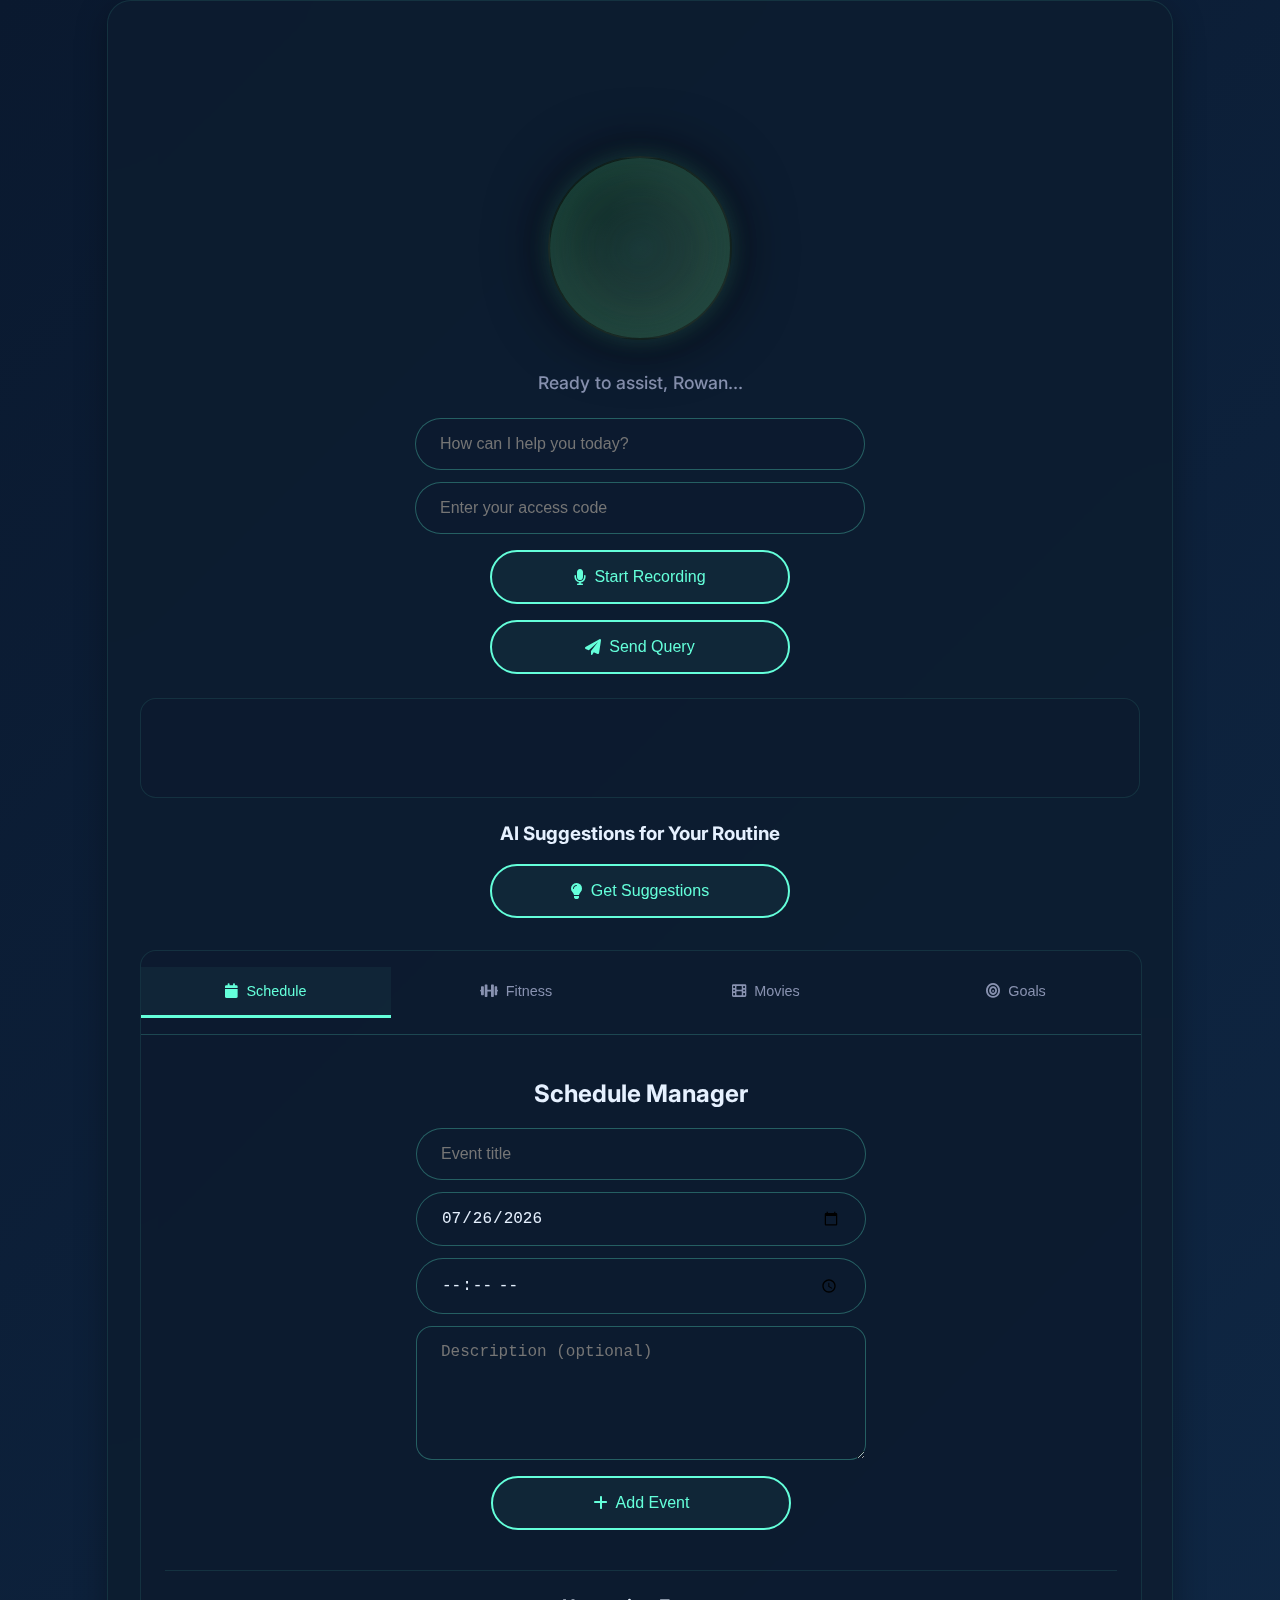
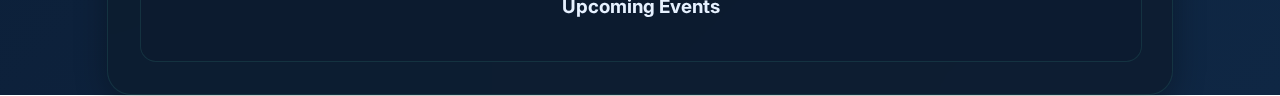
<file: templates/index.html>
<!DOCTYPE html>
<html lang="en">
<head>
    <meta charset="UTF-8">
    <meta name="viewport" content="width=device-width, initial-scale=1.0, maximum-scale=1.0, user-scalable=no">
    <meta name="mobile-web-app-capable" content="yes">
    <meta name="apple-mobile-web-app-capable" content="yes">
    <title>J.A.W.S. AI Assistant</title>
    <link rel="stylesheet" type="text/css" href="/static/style.css">
    <link rel="stylesheet" href="https://cdnjs.cloudflare.com/ajax/libs/font-awesome/6.0.0/css/all.min.css">
    <link rel="icon" href="/static/favicon.ico" type="image/x-icon">
</head>
<body>
    <div class="container">
        <h1 class="welcome-text">Welcome to J.A.W.S.</h1>
        <div class="jarvis-orb" title="Click to start voice interaction">
            <div class="orb-sphere"></div>
            <div class="ferro-blob"></div>
            <div class="ferro-blob"></div>
            <div class="magnetic-field"></div>
            <div class="audio-wave"></div>
        </div>
        <div id="subtitle" class="subtitle">Ready to assist you, Rowan...</div>
        
        <div class="input-group">
            <div class="input-wrapper">
                <input type="text" id="query" placeholder="How can I help you today?" aria-label="Query input">
                <input type="password" id="password" placeholder="Enter your access code" aria-label="Password input">
            </div>
            
            <div class="button-group">
                <button class="voice-btn" onclick="toggleVoiceInput()" aria-label="Toggle voice recording">
                    <i class="fas fa-microphone"></i> Start Recording
                </button>
                <button onclick="sendQuery()" aria-label="Send query">
                    <i class="fas fa-paper-plane"></i> Send Query
                </button>
            </div>
        </div>

        <div id="response" role="region" aria-live="polite" aria-label="AI response"></div>
        
        <!-- Schedule Suggestion Popup -->
        <div id="schedule-popup" class="schedule-popup" style="display: none;">
            <div class="schedule-popup-content">
                <h3>Add to Schedule?</h3>
                <div class="schedule-details">
                    <p><strong>Event:</strong> <span id="schedule-popup-name"></span></p>
                    <p><strong>Date:</strong> <span id="schedule-popup-date"></span></p>
                    <p><strong>Time:</strong> <span id="schedule-popup-time"></span></p>
                    <p><strong>Description:</strong> <span id="schedule-popup-description"></span></p>
                </div>
                <div class="schedule-popup-buttons">
                    <button onclick="addScheduleSuggestion()" class="accept-btn"><i class="fas fa-check"></i> Add to Schedule</button>
                    <button onclick="dismissScheduleSuggestion()" class="dismiss-btn"><i class="fas fa-times"></i> Dismiss</button>
                </div>
            </div>
        </div>
        
        <div class="ai-suggestions-container">
            <h3>AI Suggestions for Your Routine</h3>
            <button onclick="getAISuggestions()"><i class="fas fa-lightbulb"></i> Get Suggestions</button>
            <div id="ai-suggestions"></div>
        </div>
        
        <div class="features-container">
            <div class="feature-tabs">
                <button class="tab-btn active" onclick="openTab('schedule', event)"><i class="fas fa-calendar"></i> Schedule</button>
                <button class="tab-btn" onclick="openTab('fitness', event)"><i class="fas fa-dumbbell"></i> Fitness</button>
                <button class="tab-btn" onclick="openTab('movies', event)"><i class="fas fa-film"></i> Movies</button>
                <button class="tab-btn" onclick="openTab('goals', event)"><i class="fas fa-bullseye"></i> Goals</button>
            </div>
            
            <div id="schedule" class="feature-content active">
                <h2>Schedule Manager</h2>
                <div class="schedule-form">
                    <input type="text" id="schedule-title" placeholder="Event title">
                    <input type="date" id="schedule-date">
                    <input type="time" id="schedule-time">
                    <textarea id="schedule-description" placeholder="Description (optional)"></textarea>
                    <button onclick="addScheduleItem()"><i class="fas fa-plus"></i> Add Event</button>
                </div>
                <div class="schedule-view">
                    <h3>Upcoming Events</h3>
                    <div id="schedule-list"></div>
                </div>
            </div>
            
            <div id="fitness" class="feature-content">
                <h2>Fitness Tracker</h2>
                <div class="fitness-form">
                    <input type="text" id="fitness-exercise" placeholder="Exercise name">
                    <input type="number" id="fitness-reps" placeholder="Reps">
                    <input type="number" id="fitness-weight" placeholder="Weight (kg)" step="0.5">
                    <input type="number" id="fitness-calories" placeholder="Calories burned">
                    <input type="date" id="fitness-date">
                    <button onclick="addWorkout()"><i class="fas fa-plus"></i> Add Workout</button>
                </div>
                <div class="fitness-progress">
                    <h3>Progress Tracker</h3>
                    <input type="text" id="progress-exercise" placeholder="Exercise name">
                    <button onclick="checkProgress()"><i class="fas fa-chart-line"></i> Check Progress</button>
                    <button onclick="getFitnessAdvice()"><i class="fas fa-dumbbell"></i> Get Fitness Advice</button>
                    <div id="progress-results"></div>
                </div>
            </div>
            
            <div id="movies" class="feature-content">
                <h2>Movie Recommendations</h2>
                <div class="movie-form">
                    <input type="text" id="movie-genre" placeholder="Genre you like">
                    <input type="text" id="movie-title" placeholder="Movie title (optional)">
                    <input type="number" id="movie-rating" placeholder="Rating (1-10)" min="1" max="10">
                    <button onclick="addMoviePreference()"><i class="fas fa-plus"></i> Add Preference</button>
                </div>
                <div class="movie-recommendations">
                    <h3>Your Recommendations</h3>
                    <button onclick="getMovieRecommendations()"><i class="fas fa-film"></i> Get Recommendations</button>
                    <div id="recommendations-list"></div>
                </div>
            </div>
            
            

            <div id="weather" class="feature-content">
                <h2>Weather Information</h2>

            <div id="sleep" class="feature-content">
                <h2>Sleep Tracking</h2>
                <div class="sleep-form">
                    <input type="date" id="sleep-date" value="">
                    <input type="time" id="sleep-start" placeholder="Sleep time">
                    <input type="time" id="sleep-end" placeholder="Wake time">
                    <select id="sleep-quality">
                        <option value="">Select sleep quality...</option>
                        <option value="excellent">Excellent</option>
                        <option value="good">Good</option>
                        <option value="fair">Fair</option>
                        <option value="poor">Poor</option>
                    </select>
                    <textarea id="sleep-notes" placeholder="Notes (optional)"></textarea>
                    <button onclick="addSleepRecord()"><i class="fas fa-plus"></i> Add Sleep Record</button>
                </div>
                <div class="sleep-stats">
                    <h3>Sleep Statistics</h3>
                    <div id="sleep-chart"></div>
                    <div id="sleep-recommendations"></div>
                </div>
            </div>

            <div id="mood" class="feature-content">
                <h2>Mood Tracking</h2>
                <div class="mood-form">
                    <div class="mood-selector">
                        <button onclick="selectMood('great')" class="mood-btn"><i class="fas fa-laugh-beam"></i> Great</button>
                        <button onclick="selectMood('good')" class="mood-btn"><i class="fas fa-smile"></i> Good</button>
                        <button onclick="selectMood('okay')" class="mood-btn"><i class="fas fa-meh"></i> Okay</button>
                        <button onclick="selectMood('down')" class="mood-btn"><i class="fas fa-frown"></i> Down</button>
                    </div>
                    <input type="date" id="mood-date" value="">
                    <textarea id="mood-notes" placeholder="How are you feeling? (optional)"></textarea>
                    <div class="mood-factors">
                        <h4>Contributing Factors</h4>
                        <div class="factor-checkboxes">
                            <label><input type="checkbox" value="exercise"> Exercise</label>
                            <label><input type="checkbox" value="nutrition"> Nutrition</label>
                            <label><input type="checkbox" value="sleep"> Sleep</label>
                            <label><input type="checkbox" value="stress"> Stress</label>
                            <label><input type="checkbox" value="social"> Social</label>
                        </div>
                    </div>
                    <button onclick="addMoodEntry()"><i class="fas fa-plus"></i> Add Mood Entry</button>
                </div>
                <div class="mood-trends">
                    <h3>Mood Trends</h3>
                    <div id="mood-chart"></div>
                    <div id="mood-insights"></div>
                </div>
            </div>

            <div id="goals" class="feature-content">
                <h2>Goal Tracking</h2>
                <div class="goals-form">
                    <input type="text" id="goal-title" placeholder="Goal title">
                    <select id="goal-category">
                        <option value="">Select category...</option>
                        <option value="fitness">Fitness</option>
                        <option value="nutrition">Nutrition</option>
                        <option value="personal">Personal</option>
                        <option value="career">Career</option>
                    </select>
                    <input type="date" id="goal-target-date" placeholder="Target date">
                    <textarea id="goal-description" placeholder="Goal description"></textarea>
                    <div class="milestone-container">
                        <h4>Milestones</h4>
                        <div id="milestones-list"></div>
                        <button onclick="addMilestone()" class="secondary-btn"><i class="fas fa-plus"></i> Add Milestone</button>
                    </div>
                    <button onclick="addGoal()"><i class="fas fa-plus"></i> Add Goal</button>
                </div>
                <div class="goals-view">
                    <h3>Your Goals</h3>
                    <div class="goals-filter">
                        <button onclick="filterGoals('all')" class="filter-btn active">All</button>
                        <button onclick="filterGoals('active')" class="filter-btn">Active</button>
                        <button onclick="filterGoals('completed')" class="filter-btn">Completed</button>
                    </div>
                    <div id="goals-list"></div>
                </div>
            </div>

            <div id="weather" class="feature-content">
                <h2>Weather Information</h2>
                <div class="weather-form">
                    <input type="text" id="weather-city" placeholder="Enter city name (e.g., London,uk)">
                    <select id="weather-units">
                        <option value="metric">Celsius</option>
                        <option value="imperial">Fahrenheit</option>
                    </select>
                    <button onclick="getCurrentWeather()"><i class="fas fa-cloud-sun"></i> Get Current Weather</button>
                    <button onclick="getWeatherForecast()"><i class="fas fa-calendar-alt"></i> Get 5-Day Forecast</button>
                </div>
                <div class="weather-results">
                    <div id="current-weather" class="weather-card"></div>
                    <div id="weather-forecast" class="forecast-container"></div>
                </div>
            </div>
        </div>
    </div>

    <script>
        let isRecording = false;
        let currentScheduleSuggestion = null;
        
        function checkForSchedule(response) {
            const scheduleMatch = response.match(/schedule\/([^\/]+)\/([^\/]+)\/([^\/]+)\/(.+)$/);
            if (scheduleMatch) {
                currentScheduleSuggestion = {
                    name: scheduleMatch[1],
                    date: scheduleMatch[2],
                    time: scheduleMatch[3],
                    description: scheduleMatch[4]
                };
                
                // Update popup content
                document.getElementById('schedule-popup-name').textContent = currentScheduleSuggestion.name;
                document.getElementById('schedule-popup-date').textContent = currentScheduleSuggestion.date;
                document.getElementById('schedule-popup-time').textContent = currentScheduleSuggestion.time || 'Not specified';
                document.getElementById('schedule-popup-description').textContent = currentScheduleSuggestion.description;
                
                // Show popup
                document.getElementById('schedule-popup').style.display = 'block';
            }
        }
        
        async function addScheduleSuggestion() {
            if (!currentScheduleSuggestion) return;
            
            try {
                const response = await fetch('/schedule', {
                    method: 'POST',
                    headers: {
                        'Content-Type': 'application/json',
                    },
                    body: JSON.stringify({
                        title: currentScheduleSuggestion.name,
                        date: formatDate(currentScheduleSuggestion.date),
                        time: formatTime(currentScheduleSuggestion.time),
                        description: currentScheduleSuggestion.description,
                        password: document.getElementById('password').value
                    })
                });
                
                if (!response.ok) {
                    throw new Error('Failed to add schedule item');
                }
                
                document.getElementById('schedule-popup').style.display = 'none';
                currentScheduleSuggestion = null;
                
                // Refresh schedule list
                getUpcomingSchedule();
                
            } catch (error) {
                console.error('Error adding schedule item:', error);
                alert('Failed to add schedule item. Please try again.');
            }
        }
        
        function dismissScheduleSuggestion() {
            document.getElementById('schedule-popup').style.display = 'none';
            currentScheduleSuggestion = null;
        }
        
        function formatDate(dateStr) {
            const today = new Date();
            const tomorrow = new Date(today);
            tomorrow.setDate(tomorrow.getDate() + 1);
            
            if (dateStr.toLowerCase() === 'today') {
                return today.toISOString().split('T')[0];
            } else if (dateStr.toLowerCase() === 'tomorrow') {
                return tomorrow.toISOString().split('T')[0];
            }
            
            // Handle other date formats here
            return dateStr;
        }
        
        function formatTime(timeStr) {
            if (!timeStr) return '12:00';
            
            // Convert 12-hour format to 24-hour format
            const match = timeStr.match(/(\d{1,2})(?::(\d{2}))?\s*(am|pm)/i);
            if (match) {
                let hours = parseInt(match[1]);
                const minutes = match[2] ? match[2] : '00';
                const period = match[3].toLowerCase();
                
                if (period === 'pm' && hours < 12) hours += 12;
                if (period === 'am' && hours === 12) hours = 0;
                
                return `${hours.toString().padStart(2, '0')}:${minutes}`;
            }
            
            return timeStr;
        }
        

        let mediaRecorder;
        let audioChunks = [];
        let silenceTimer = null;
        let lastAudioLevel = 0;
        const SILENCE_THRESHOLD = 0.01;
        const SILENCE_DURATION = 2000;
        let password = "";

        async function toggleVoiceInput() {
            if (!isRecording) {
                try {
                    if (!navigator.mediaDevices || !navigator.mediaDevices.getUserMedia) {
                        throw new Error('Your browser does not support media devices. Please use a modern browser with microphone support.');
                    }
                    const stream = await navigator.mediaDevices.getUserMedia({ 
                        audio: {
                            echoCancellation: true,
                            noiseSuppression: true,
                            sampleRate: 16000
                        }
                    });
                    
                    // Use a widely supported MIME type or let the browser choose the default
                    let mimeType = 'audio/webm';
                    if (MediaRecorder.isTypeSupported('audio/webm;codecs=opus')) {
                        mimeType = 'audio/webm;codecs=opus';
                    } else if (MediaRecorder.isTypeSupported('audio/ogg;codecs=opus')) {
                        mimeType = 'audio/ogg;codecs=opus';
                    }
                    
                    mediaRecorder = new MediaRecorder(stream, {
                        mimeType: mimeType
                    });
                    
                    audioChunks = [];

                    mediaRecorder.ondataavailable = (event) => {
                        if (event.data.size > 0) {
                            audioChunks.push(event.data);
                        }
                    };

                    mediaRecorder.onstop = async () => {
                        const audioBlob = new Blob(audioChunks, { type: mediaRecorder.mimeType });
                        const formData = new FormData();
                        formData.append('audio', audioBlob, 'recording.wav');
                        formData.append('password', document.getElementById('password').value);

                        try {
                            const response = await fetch('/upload-audio', {
                                method: 'POST',
                                body: formData,
                                headers: {
                                    'Accept': 'application/json'
                                }
                            });

                            if (!response.ok) {
                                const errorData = await response.json();
                                throw new Error(errorData.error || `HTTP error! status: ${response.status}`);
                            }

                            const result = await response.json();
                            if (result.text) {
                                document.getElementById('query').value = result.text;
                                sendQuery();
                            } else {
                                document.getElementById('subtitle').textContent = 'Could not process audio. Please try again.';
                            }
                        } catch (error) {
                            console.error('Error:', error);
                            // Provide more helpful guidance to the user
                            if (error.message && error.message.includes('Could not transcribe audio')) {
                                document.getElementById('subtitle').textContent = 'Speech not recognized. Please speak louder and more clearly.';
                                document.getElementById('response').textContent = 'Try these tips:\n- Speak closer to the microphone\n- Reduce background noise\n- Speak more slowly and clearly';
                            } else {
                                document.getElementById('subtitle').textContent = error.message || 'Error processing voice input. Please try again.';
                            }
                        }
                    };

                    const audioContext = new AudioContext();
                    const analyser = audioContext.createAnalyser();
                    const microphone = audioContext.createMediaStreamSource(stream);
                    microphone.connect(analyser);
                    analyser.fftSize = 256;
                    const bufferLength = analyser.frequencyBinCount;
                    const dataArray = new Uint8Array(bufferLength);

                    function checkAudioLevel() {
                        analyser.getByteFrequencyData(dataArray);
                        const average = dataArray.reduce((a, b) => a + b) / bufferLength;
                        const normalizedLevel = average / 256;
                        
                        document.getElementById('subtitle').style.opacity = normalizedLevel > SILENCE_THRESHOLD ? '1' : '0.5';
                        document.getElementById('subtitle').textContent = 'Listening...';
                        
                        if (normalizedLevel < SILENCE_THRESHOLD && lastAudioLevel >= SILENCE_THRESHOLD) {
                            if (silenceTimer === null) {
                                silenceTimer = setTimeout(() => {
                                    if (isRecording) {
                                        toggleVoiceInput();
                                    }
                                    silenceTimer = null;
                                }, SILENCE_DURATION);
                            }
                        } else if (normalizedLevel >= SILENCE_THRESHOLD) {
                            if (silenceTimer !== null) {
                                clearTimeout(silenceTimer);
                                silenceTimer = null;
                            }
                        }
                        
                        lastAudioLevel = normalizedLevel;
                        if (isRecording) {
                            requestAnimationFrame(checkAudioLevel);
                        }
                    }
                    
                    checkAudioLevel();
                    mediaRecorder.start(100);
                    isRecording = true;
                    document.querySelector('.voice-btn').innerHTML = '<i class="fas fa-stop"></i> Stop Recording';
                    document.querySelector('.voice-btn').classList.add('recording');
                    document.querySelector('.jarvis-orb').classList.add('recording');
                    document.getElementById('subtitle').textContent = 'Listening...';
                } catch (err) {
                    console.error('Error accessing microphone:', err);
                    document.getElementById('subtitle').textContent = 'Error accessing microphone. Please check permissions.';
                }
            } else {
                mediaRecorder.stop();
                isRecording = false;
                document.querySelector('.voice-btn').innerHTML = '<i class="fas fa-microphone"></i> Start Recording';
                document.querySelector('.voice-btn').classList.remove('recording');
                document.querySelector('.jarvis-orb').classList.remove('recording');
                document.getElementById('subtitle').textContent = 'Processing...';
            }
        }

        async function sendQuery() {
            const query = document.getElementById('query').value;
            password = document.getElementById('password').value;
            
            if (!query.trim()) {
                document.getElementById('subtitle').textContent = 'Please enter a query.';
                return;
            }

            document.getElementById('subtitle').textContent = 'Processing...';
            
            try {
                const response = await fetch('/ask', {
                    method: 'POST',
                    headers: {
                        'Content-Type': 'application/json',
                    },
                    body: JSON.stringify({ query, password })
                });

                const data = await response.json();
                if (data.error) {
                    document.getElementById('subtitle').textContent = data.error;
                    document.getElementById('response').textContent = `Error: ${data.error}`;
                } else {
                    document.getElementById('subtitle').textContent = 'Response ready';
                    document.getElementById('response').textContent = data.response;
                    
                    // Check for appointment mentions in the query and response
                    checkForAppointment(query, data.response);
                    
                    // Check for fitness advice in the response
                    checkForFitnessAdvice(data.response);
                    
                    if (data.audio_file) {
                        const audio = new Audio(data.audio_file);
                        document.querySelector('.jarvis-orb').classList.add('speaking');
                        audio.play();
                        audio.onended = () => {
                            document.querySelector('.jarvis-orb').classList.remove('speaking');
                            document.getElementById('subtitle').textContent = 'Ready to assist, Rowan...';
                            
                            // Delete the audio file after playback
                            fetch('/delete-audio', {
                                method: 'POST',
                                headers: {
                                    'Content-Type': 'application/json',
                                },
                                body: JSON.stringify({ 
                                    audio_file: data.audio_file,
                                    password: password
                                })
                            })
                            .then(response => {
                                if (!response.ok) {
                                    return response.json().then(data => {
                                        throw new Error(data.error || `HTTP error! status: ${response.status}`);
                                    });
                                }
                                return response.json();
                            })
                            .then(result => {
                                console.log('Audio file deleted successfully:', data.audio_file);
                            })
                            .catch(err => {
                                console.error('Error deleting audio file:', err);
                                // Log the file path that failed to delete
                                console.error('Failed to delete:', data.audio_file);
                            });
                        };
                    }
                }
            } catch (error) {
                console.error('Error during query:', error);
                document.getElementById('subtitle').textContent = 'Network error. Please try again.';
                document.getElementById('response').textContent = 'Failed to communicate with the server. Please try again.';
            }
        }
        
        // Function to check for appointment mentions and suggest adding to schedule
        function checkForAppointment(query, response) {
            // Check if the query contains appointment-related keywords
            const appointmentKeywords = ['appointment', 'meeting', 'schedule', 'event', 'reminder'];
            const timePattern = /\b(?:at|on|for)\s+(?:\d{1,2}(?::\d{2})?\s*(?:am|pm|AM|PM)|\d{1,2}(?::\d{2})?)\b/i;
            const datePattern = /\b(?:today|tomorrow|next\s+\w+|\d{1,2}(?:st|nd|rd|th)?\s+(?:jan(?:uary)?|feb(?:ruary)?|mar(?:ch)?|apr(?:il)?|may|jun(?:e)?|jul(?:y)?|aug(?:ust)?|sep(?:tember)?|oct(?:ober)?|nov(?:ember)?|dec(?:ember)?))\b/i;
            
            const hasAppointment = appointmentKeywords.some(keyword => query.toLowerCase().includes(keyword) || response.toLowerCase().includes(keyword));
            const hasTime = timePattern.test(query) || timePattern.test(response);
            const hasDate = datePattern.test(query) || datePattern.test(response);
            
            if (hasAppointment && (hasTime || hasDate)) {
                // Extract potential appointment details
                let title = "";
                let date = "";
                let time = "";
                
                // Try to extract title (simple approach - can be enhanced)
                const titleMatch = query.match(/(?:about|regarding|for|with)\s+([^,.]+)/i);
                if (titleMatch) {
                    title = titleMatch[1].trim();
                } else {
                    // Default title based on keywords
                    appointmentKeywords.forEach(keyword => {
                        if (query.toLowerCase().includes(keyword)) {
                            title = keyword.charAt(0).toUpperCase() + keyword.slice(1);
                            return;
                        }
                    });
                }
                
                // Try to extract date
                const todayMatch = query.match(/today/i);
                const tomorrowMatch = query.match(/tomorrow/i);
                const dateMatch = query.match(/\b(\d{1,2})(?:st|nd|rd|th)?\s+(jan(?:uary)?|feb(?:ruary)?|mar(?:ch)?|apr(?:il)?|may|jun(?:e)?|jul(?:y)?|aug(?:ust)?|sep(?:tember)?|oct(?:ober)?|nov(?:ember)?|dec(?:ember)?)\b/i);
                
                const today = new Date();
                if (todayMatch) {
                    date = today.toISOString().split('T')[0]; // YYYY-MM-DD format
                } else if (tomorrowMatch) {
                    const tomorrow = new Date(today);
                    tomorrow.setDate(tomorrow.getDate() + 1);
                    date = tomorrow.toISOString().split('T')[0];
                } else if (dateMatch) {
                    // This is a simplified date parsing - could be enhanced
                    const day = parseInt(dateMatch[1]);
                    const monthNames = ["january", "february", "march", "april", "may", "june", "july", "august", "september", "october", "november", "december"];
                    const monthAbbr = ["jan", "feb", "mar", "apr", "may", "jun", "jul", "aug", "sep", "oct", "nov", "dec"];
                    
                    let month;
                    const monthStr = dateMatch[2].toLowerCase();
                    if (monthNames.includes(monthStr)) {
                        month = monthNames.indexOf(monthStr);
                    } else {
                        month = monthAbbr.indexOf(monthStr);
                    }
                    
                    if (month !== -1) {
                        const year = today.getFullYear();
                        const dateObj = new Date(year, month, day);
                        date = dateObj.toISOString().split('T')[0];
                    }
                }
                
                // Try to extract time
                const timeMatch = query.match(/\b(\d{1,2})(?::(\d{2}))?\s*(am|pm|AM|PM)?\b/);
                if (timeMatch) {
                    let hours = parseInt(timeMatch[1]);
                    const minutes = timeMatch[2] ? timeMatch[2] : "00";
                    const period = timeMatch[3] ? timeMatch[3].toLowerCase() : null;
                    
                    // Convert to 24-hour format if needed
                    if (period === "pm" && hours < 12) {
                        hours += 12;
                    } else if (period === "am" && hours === 12) {
                        hours = 0;
                    }
                    
                    // Format time as HH:MM
                    time = `${hours.toString().padStart(2, '0')}:${minutes}`;
                }
                
                // Create appointment suggestion UI
                if (title || date || time) {
                    const suggestionDiv = document.createElement('div');
                    suggestionDiv.className = 'appointment-suggestion';
                    suggestionDiv.innerHTML = `
                        <h4>I detected a potential appointment. Would you like to add it to your schedule?</h4>
                        <div class="appointment-form">
                            <input type="text" id="suggested-title" placeholder="Title" value="${title}">
                            <input type="date" id="suggested-date" value="${date}">
                            <input type="time" id="suggested-time" value="${time}">
                            <textarea id="suggested-description" placeholder="Description"></textarea>
                            <div class="suggestion-buttons">
                                <button onclick="addSuggestedAppointment()">Add to Schedule</button>
                                <button onclick="dismissSuggestion()">Dismiss</button>
                            </div>
                        </div>
                    `;
                    
                    // Add the suggestion after the response
                    const responseDiv = document.getElementById('response');
                    if (document.querySelector('.appointment-suggestion')) {
                        document.querySelector('.appointment-suggestion').remove();
                    }
                    responseDiv.after(suggestionDiv);
                    
                    // Auto-switch to schedule tab
                    openTab('schedule', null);
                }
            }
        }
        
        // Function to add the suggested appointment to the schedule
        async function addSuggestedAppointment() {
            const title = document.getElementById('suggested-title').value;
            const date = document.getElementById('suggested-date').value;
            const time = document.getElementById('suggested-time').value;
            const description = document.getElementById('suggested-description').value;
            
            if (!title || !date || !time) {
                alert('Please fill in all required fields (title, date, time)');
                return;
            }
            
            try {
                const response = await fetch('/schedule', {
                    method: 'POST',
                    headers: {
                        'Content-Type': 'application/json',
                    },
                    body: JSON.stringify({ title, date, time, description, password })
                });
                
                const data = await response.json();
                if (data.error) {
                    alert(`Error: ${data.error}`);
                } else {
                    alert('Appointment added to your schedule!');
                    document.querySelector('.appointment-suggestion').remove();
                    loadSchedule();
                }
            } catch (error) {
                alert('Failed to add appointment. Please try again.');
            }
        }
        
        // Function to dismiss the appointment suggestion
        function dismissSuggestion() {
            document.querySelector('.appointment-suggestion').remove();
        }
        
        // Function to check for fitness advice in the response
        function checkForFitnessAdvice(response) {
            // Removed automatic tab switching to prevent false positives
            // Now the user must explicitly click the "Get Fitness Advice" button
            // This prevents unwanted tab switching when fitness keywords appear in general responses
            return;
        }

        // Feature tab functionality
        function openTab(tabName, event) {
            const tabs = document.getElementsByClassName('feature-content');
            for (let i = 0; i < tabs.length; i++) {
                tabs[i].classList.remove('active');
            }
            
            const tabBtns = document.getElementsByClassName('tab-btn');
            for (let i = 0; i < tabBtns.length; i++) {
                tabBtns[i].classList.remove('active');
            }
            
            document.getElementById(tabName).classList.add('active');
            if (event && event.currentTarget) {
                event.currentTarget.classList.add('active');
            }
        }

        // Function to get fitness advice
        async function getFitnessAdvice() {
            const password = document.getElementById('password').value;
            const resultsDiv = document.getElementById('progress-results');
            resultsDiv.innerHTML = '<p>Loading fitness advice...</p>';
            
            try {
                const response = await fetch(`/fitness/advice?password=${encodeURIComponent(password)}`);
                
                if (!response.ok) {
                    throw new Error(`HTTP error! status: ${response.status}`);
                }
                
                const data = await response.json();
                
                if (data.error) {
                    resultsDiv.innerHTML = `<p class="error">${data.error}</p>`;
                    return;
                }
                
                resultsDiv.innerHTML = `
                    <div class="advice-card">
                        <h4>Your Fitness Analysis</h4>
                        <p>${data.advice}</p>
                        <div class="recommendations">
                            <h5>Recommendations:</h5>
                            <ul>
                                ${data.recommendations.map(rec => `<li>${rec}</li>`).join('')}
                            </ul>
                        </div>
                    </div>
                `;
            } catch (error) {
                console.error('Error getting fitness advice:', error);
                resultsDiv.innerHTML = '<p class="error">Failed to get fitness advice. Please try again.</p>';
            }
        }

        // Schedule functions
        async function addScheduleItem() {
            const title = document.getElementById('schedule-title').value;
            const date = document.getElementById('schedule-date').value;
            const time = document.getElementById('schedule-time').value;
            const description = document.getElementById('schedule-description').value;
            
            if (!title || !date || !time) {
                alert('Please fill in the required fields (title, date, time)');
                return;
            }
            
            try {
                const response = await fetch('/schedule', {
                    method: 'POST',
                    headers: {
                        'Content-Type': 'application/json',
                    },
                    body: JSON.stringify({ title, date, time, description, password })
                });
                
                const data = await response.json();
                if (data.error) {
                    alert(`Error: ${data.error}`);
                } else {
                    alert('Schedule item added successfully!');
                    document.getElementById('schedule-title').value = '';
                    document.getElementById('schedule-description').value = '';
                    loadSchedule();
                }
            } catch (error) {
                console.error('Error adding schedule item:', error);
                alert('Failed to add schedule item. Please try again.');
            }
        }

        async function deleteScheduleItem(itemId) {
            if (!confirm('Are you sure you want to delete this schedule item?')) {
                return;
            }
            
            try {
                const response = await fetch(`/schedule/${itemId}?password=${encodeURIComponent(password)}`, {
                    method: 'DELETE',
                    headers: {
                        'Accept': 'application/json'
                    }
                });
                
                const data = await response.json();
                if (data.error) {
                    throw new Error(data.error);
                }
                
                alert('Schedule item deleted successfully!');
                loadSchedule();
            } catch (error) {
                console.error('Error deleting schedule item:', error);
                alert('Failed to delete schedule item. Please try again.');
            }
        }
        
        async function loadSchedule() {
            const today = new Date().toISOString().split('T')[0];
            try {
                const response = await fetch(`/schedule/${today}?password=${password}`);
                const data = await response.json();
                
                if (data.error) {
                    document.getElementById('schedule-list').innerHTML = `<p class="error">${data.error}</p>`;
                    return;
                }
                
                const scheduleList = document.getElementById('schedule-list');
                scheduleList.innerHTML = '';
                
                if (data.schedule.length === 0) {
                    scheduleList.innerHTML = '<p>No events scheduled for today.</p>';
                    return;
                }
                
                data.schedule.forEach(item => {
                    const itemElement = document.createElement('div');
                    itemElement.className = 'schedule-item';
                    itemElement.innerHTML = `
                        <h4>${item.title}</h4>
                        <p><strong>Time:</strong> ${item.time}</p>
                        <p>${item.description || 'No description'}</p>
                        <p class="status ${item.completed ? 'completed' : 'pending'}">Status: ${item.completed ? 'Completed' : 'Pending'}</p>
                        <button class="delete-btn" onclick="deleteScheduleItem(${item.id})"><i class="fas fa-trash"></i> Delete</button>
                    `;
                    scheduleList.appendChild(itemElement);
                });
            } catch (error) {
                document.getElementById('schedule-list').innerHTML = '<p class="error">Failed to load schedule. Please try again.</p>';
            }
        }
        
        // Delete schedule item function
        async function deleteScheduleItem(itemId) {
            if (!confirm('Are you sure you want to delete this schedule item?')) {
                return;
            }
            
            try {
                const response = await fetch(`/schedule/${itemId}?password=${password}`, {
                    method: 'DELETE'
                });
                
                const data = await response.json();
                if (data.error) {
                    alert(`Error: ${data.error}`);
                } else {
                    alert('Schedule item deleted successfully!');
                    loadSchedule();
                }
            } catch (error) {
                alert('Failed to delete schedule item. Please try again.');
            }
        }
        
        // Delete workout function
        async function deleteWorkout(workoutId) {
            if (!confirm('Are you sure you want to delete this workout?')) {
                return;
            }
            
            try {
                const response = await fetch(`/fitness/workout/${workoutId}?password=${password}`, {
                    method: 'DELETE'
                });
                
                const data = await response.json();
                if (data.error) {
                    alert(`Error: ${data.error}`);
                } else {
                    alert('Workout deleted successfully!');
                    loadWorkouts();
                }
            } catch (error) {
                alert('Failed to delete workout. Please try again.');
            }
        }
        
        // Weather functions
        async function getCurrentWeather() {
            const city = document.getElementById('weather-city').value;
            const units = document.getElementById('weather-units').value;
            
            if (!city) {
                alert('Please enter a city name');
                return;
            }
            
            try {
                const response = await fetch(`/weather/current?city=${encodeURIComponent(city)}&units=${units}&password=${password}`);
                const data = await response.json();
                
                const weatherDiv = document.getElementById('current-weather');
                
                if (data.error) {
                    weatherDiv.innerHTML = `<p class="error">${data.error}</p>`;
                    return;
                }
                
                // Get temperature unit symbol
                const tempUnit = units === 'metric' ? '°C' : '°F';
                const speedUnit = units === 'metric' ? 'm/s' : 'mph';
                
                // Create weather card
                weatherDiv.innerHTML = `
                    <div class="weather-header">
                        <h3>${data.location.city}, ${data.location.country}</h3>
                        <p class="weather-time">As of ${data.dt}</p>
                    </div>
                    <div class="weather-body">
                        <div class="weather-icon">
                            <img src="https://openweathermap.org/img/wn/${data.weather.icon}@2x.png" alt="${data.weather.description}">
                            <p>${data.weather.description}</p>
                        </div>
                        <div class="weather-temp">
                            <h2>${data.temperature.current}${tempUnit}</h2>
                            <p>Feels like: ${data.temperature.feels_like}${tempUnit}</p>
                        </div>
                        <div class="weather-details">
                            <p><i class="fas fa-wind"></i> Wind: ${data.wind.speed} ${speedUnit}</p>
                            <p><i class="fas fa-tint"></i> Humidity: ${data.humidity}%</p>
                            <p><i class="fas fa-compress-alt"></i> Pressure: ${data.pressure} hPa</p>
                            <p><i class="fas fa-eye"></i> Visibility: ${data.visibility} km</p>
                        </div>
                        <div class="weather-sun">
                            <p><i class="fas fa-sun"></i> Sunrise: ${data.sunrise}</p>
                            <p><i class="fas fa-moon"></i> Sunset: ${data.sunset}</p>
                        </div>
                    </div>
                `;
            } catch (error) {
                document.getElementById('current-weather').innerHTML = '<p class="error">Failed to get weather data. Please try again.</p>';
            }
        }
        
        async function getWeatherForecast() {
            const city = document.getElementById('weather-city').value;
            const units = document.getElementById('weather-units').value;
            
            if (!city) {
                alert('Please enter a city name');
                return;
            }
            
            try {
                const response = await fetch(`/weather/forecast?city=${encodeURIComponent(city)}&units=${units}&password=${password}`);
                const data = await response.json();
                
                const forecastDiv = document.getElementById('weather-forecast');
                
                if (data.error) {
                    forecastDiv.innerHTML = `<p class="error">${data.error}</p>`;
                    return;
                }
                
                // Get temperature unit symbol
                const tempUnit = units === 'metric' ? '°C' : '°F';
                
                // Create forecast cards
                let forecastHTML = '<h3>5-Day Forecast</h3><div class="forecast-cards">';
                
                data.forecast.forEach(day => {
                    forecastHTML += `
                        <div class="forecast-day">
                            <h4>${day.day_name}</h4>
                            <p class="forecast-date">${day.date}</p>
                            <img src="https://openweathermap.org/img/wn/${day.weather.icon}@2x.png" alt="${day.weather.description}">
                            <p class="forecast-desc">${day.weather.description}</p>
                            <p class="forecast-temp">${day.temperature.min}${tempUnit} - ${day.temperature.max}${tempUnit}</p>
                            <p class="forecast-precip"><i class="fas fa-umbrella"></i> ${day.precipitation_probability}%</p>
                        </div>
                    `;
                });
                
                forecastHTML += '</div>';
                forecastDiv.innerHTML = forecastHTML;
            } catch (error) {
                document.getElementById('weather-forecast').innerHTML = '<p class="error">Failed to get forecast data. Please try again.</p>';
            }
        }
        
        // Get AI suggestions
        async function getAISuggestions() {
            try {
                const response = await fetch(`/ai/suggestions?password=${password}`);
                const data = await response.json();
                
                const suggestionsDiv = document.getElementById('ai-suggestions');
                
                if (data.error) {
                    suggestionsDiv.innerHTML = `<p class="error">${data.error}</p>`;
                    return;
                }
                
                if (!data.suggestions || data.suggestions.length === 0) {
                    suggestionsDiv.innerHTML = '<p>No suggestions available at this time.</p>';
                    return;
                }
                
                let suggestionsHTML = '<div class="suggestions-list">';
                data.suggestions.forEach(suggestion => {
                    suggestionsHTML += `
                        <div class="suggestion-card">
                            <h4>${suggestion.title}</h4>
                            <p>${suggestion.description}</p>
                        </div>
                    `;
                });
                suggestionsHTML += '</div>';
                
                suggestionsDiv.innerHTML = suggestionsHTML;
            } catch (error) {
                document.getElementById('ai-suggestions').innerHTML = '<p class="error">Failed to get AI suggestions. Please try again.</p>';
            }
        }
        
        // Load workouts function
        async function loadWorkouts() {
            try {
                // This would need a new endpoint to get all workouts
                // For now, we'll just clear the form
                document.getElementById('fitness-exercise').value = '';
                document.getElementById('fitness-reps').value = '';
                document.getElementById('fitness-weight').value = '';
            } catch (error) {
                console.error('Error loading workouts:', error);
            }
        }
        
        // Fitness functions
        async function addWorkout() {
            const exercise = document.getElementById('fitness-exercise').value;
            const reps = document.getElementById('fitness-reps').value;
            const weight = document.getElementById('fitness-weight').value;
            const date = document.getElementById('fitness-date').value || new Date().toISOString().split('T')[0];
            
            if (!exercise || !reps || !weight) {
                alert('Please fill in all required fields');
                return;
            }
            
            try {
                const response = await fetch('/fitness/workout', {
                    method: 'POST',
                    headers: {
                        'Content-Type': 'application/json',
                    },
                    body: JSON.stringify({ exercise, reps, weight, date, password })
                });
                
                const data = await response.json();
                if (data.error) {
                    alert(`Error: ${data.error}`);
                } else {
                    alert('Workout added successfully!');
                    document.getElementById('fitness-exercise').value = '';
                    document.getElementById('fitness-reps').value = '';
                    document.getElementById('fitness-weight').value = '';
                }
            } catch (error) {
                alert('Failed to add workout. Please try again.');
            }
        }
        
        async function checkProgress() {
            const exercise = document.getElementById('progress-exercise').value;
            password = document.getElementById('password').value;
            
            if (!exercise) {
                alert('Please enter an exercise name');
                return;
            }
            
            const resultsDiv = document.getElementById('progress-results');
            resultsDiv.innerHTML = '<p>Loading progress data...</p>';
            
            try {
                const response = await fetch(`/fitness/progress/${encodeURIComponent(exercise)}?password=${encodeURIComponent(password)}`);
                
                if (!response.ok) {
                    throw new Error(`HTTP error! status: ${response.status}`);
                }
                
                const data = await response.json();
                
                if (data.error || data.status === 'insufficient_data') {
                    resultsDiv.innerHTML = `<p class="error">${data.error || data.message}</p>`;
                    return;
                }
                
                let statusClass = data.on_track ? 'positive' : 'negative';
                let statusMessage = data.on_track ? 'You\'re making good progress!' : 'You need to push harder!';
                
                resultsDiv.innerHTML = `
                    <div class="progress-card">
                        <h4>${data.exercise}</h4>
                        <p>From ${data.first_date} to ${data.latest_date}</p>
                        <p>Weight change: ${data.weight_change.toFixed(1)} kg (${data.weight_change_percent.toFixed(1)}%)</p>
                        <p>Reps change: ${data.reps_change} (${data.reps_change_percent.toFixed(1)}%)</p>
                        <p>Volume change: ${data.volume_change_percent.toFixed(1)}%</p>
                        <p class="status ${statusClass}">${statusMessage}</p>
                    </div>
                `;
            } catch (error) {
                console.error('Error checking fitness progress:', error);
                document.getElementById('progress-results').innerHTML = '<p class="error">Failed to check progress. Please try again.</p>';
            }
        }
        
        // Movie functions
        async function addMoviePreference() {
            const genre = document.getElementById('movie-genre').value;
            const title = document.getElementById('movie-title').value;
            const rating = document.getElementById('movie-rating').value;
            
            if (!genre) {
                alert('Please enter at least a genre');
                return;
            }
            
            try {
                const response = await fetch('/movies/preference', {
                    method: 'POST',
                    headers: {
                        'Content-Type': 'application/json',
                    },
                    body: JSON.stringify({ genre, title, rating, password })
                });
                
                const data = await response.json();
                if (data.error) {
                    alert(`Error: ${data.error}`);
                } else {
                    alert('Movie preference added successfully!');
                    document.getElementById('movie-genre').value = '';
                    document.getElementById('movie-title').value = '';
                    document.getElementById('movie-rating').value = '';
                }
            } catch (error) {
                alert('Failed to add movie preference. Please try again.');
            }
        }
        
        async function getMovieRecommendations() {
            try {
                const response = await fetch(`/movies/recommendations?password=${password}`);
                const data = await response.json();
                
                const recommendationsDiv = document.getElementById('recommendations-list');
                
                if (data.error) {
                    recommendationsDiv.innerHTML = `<p class="error">${data.error}</p>`;
                    return;
                }
                
                if (!data.preferred_genres || data.preferred_genres.length === 0) {
                    recommendationsDiv.innerHTML = '<p>No preferences found. Add some movie preferences first!</p>';
                    return;
                }
                
                let recommendationsHTML = `
                    <div class="recommendations-card">
                        <h4>Based on your preferences</h4>
                        <p>Your top genres:</p>
                        <ul>
                            ${data.preferred_genres.map(genre => `<li>${genre}</li>`).join('')}
                        </ul>
                    </div>
                `;
                
                if (data.recommendations && data.recommendations.length > 0) {
                    recommendationsHTML += '<div class="movie-recommendations-list">';
                    data.recommendations.forEach(movie => {
                        recommendationsHTML += `
                            <div class="movie-card">
                                <h4>${movie.title}</h4>
                                <p><strong>Genre:</strong> ${movie.genre}</p>
                                <p>${movie.description}</p>
                            </div>
                        `;
                    });
                    recommendationsHTML += '</div>';
                } else {
                    recommendationsHTML += '<p>Click the button again to get personalized movie recommendations!</p>';
                }
                
                recommendationsDiv.innerHTML = recommendationsHTML;
            } catch (error) {
                document.getElementById('recommendations-list').innerHTML = '<p class="error">Failed to get recommendations. Please try again.</p>';
            }
        }
        
        // Initialize with ready state and load schedule
        document.addEventListener('DOMContentLoaded', () => {
            document.getElementById('subtitle').textContent = 'Ready to assist, Rowan...';
            // Set today's date as default for date inputs
            const today = new Date().toISOString().split('T')[0];
            document.getElementById('schedule-date').value = today;
            document.getElementById('fitness-date').value = today;
            
            // If password is saved in session, load schedule
            if (sessionStorage.getItem('jaws_password')) {
                document.getElementById('password').value = sessionStorage.getItem('jaws_password');
                password = sessionStorage.getItem('jaws_password');
                loadSchedule();
                getAISuggestions();
            }
        });
    </script>
</body>
</html>
</file>
<file: static/style.css>
@import url('https://fonts.googleapis.com/css2?family=Inter:wght@400;500;600;700&display=swap');

:root {
    --primary: #64ffda;
    --bg-dark: #0a192f;
    --bg-darker: #0d1c2f;
    --text: #e6f1ff;
    --text-secondary: #8892b0;
}

body {
    background: linear-gradient(135deg, var(--bg-dark) 0%, #0f2744 100%);
    color: var(--text);
    font-family: 'Inter', sans-serif;
    margin: 0;
    padding: 0;
    text-align: center;
    min-height: 100vh;
    display: flex;
    flex-direction: column;
}

.container {
    flex: 1;
    margin: 0 auto;
    padding: clamp(1rem, 5vw, 2rem);
    width: 95%;
    max-width: 1000px;
    background: rgba(13, 28, 47, 0.85);
    border-radius: clamp(16px, 3vw, 24px);
    box-shadow: 0 8px 32px rgba(0, 0, 0, 0.3);
    backdrop-filter: blur(20px);
    border: 1px solid rgba(100, 255, 218, 0.1);
    transition: transform 0.3s ease, box-shadow 0.3s ease;
}

.container:hover {
    transform: translateY(-5px);
    box-shadow: 0 12px 48px rgba(0, 0, 0, 0.4);
}

.welcome-text {
    font-size: clamp(1.8em, 5vw, 3em);
    font-weight: 600;
    background: linear-gradient(120deg, var(--primary), #41e2ba);
    -webkit-background-clip: text;
    background-clip: text;
    -webkit-text-fill-color: transparent;
    margin-bottom: 1.5rem;
    opacity: 0;
    transform: translateY(-20px);
    animation: fadeInDown 1s cubic-bezier(0.23, 1, 0.32, 1) forwards;
}

.voice-btn, button {
    width: 100%;
    max-width: 300px;
    height: 54px;
    margin: 1rem auto;
    padding: 0 1.5rem;
    border: 2px solid var(--primary);
    border-radius: 27px;
    background: rgba(100, 255, 218, 0.05);
    color: var(--primary);
    font-size: 1rem;
    font-weight: 500;
    cursor: pointer;
    transition: all 0.3s cubic-bezier(0.23, 1, 0.32, 1);
    display: flex;
    align-items: center;
    justify-content: center;
    gap: 0.5rem;
    -webkit-tap-highlight-color: transparent;
}

.voice-btn:hover, button:hover {
    background: rgba(100, 255, 218, 0.15);
    transform: translateY(-2px);
    box-shadow: 0 5px 15px rgba(100, 255, 218, 0.2);
}

input[type="text"],
input[type="password"] {
    width: 90%;
    max-width: 400px;
    padding: 1rem 1.5rem;
    margin: 0.75rem auto;
    background: rgba(13, 28, 47, 0.8);
    border: 1px solid rgba(100, 255, 218, 0.3);
    border-radius: 27px;
    color: var(--text);
    font-size: 1rem;
    transition: all 0.3s cubic-bezier(0.23, 1, 0.32, 1);
    display: block;
}

input[type="text"]:focus,
input[type="password"]:focus {
    outline: none;
    border-color: var(--primary);
    box-shadow: 0 0 0 3px rgba(100, 255, 218, 0.1);
    transform: translateY(-1px);
}

.jarvis-orb {
    width: 180px;
    height: 180px;
    margin: 2rem auto;
    border-radius: 50%;
    background: radial-gradient(circle at 30% 30%, #000000, #1a1a1a),
                radial-gradient(circle at 70% 70%, #000000, #2a2a2a),
                linear-gradient(45deg, #000000, #1e3a57);
    box-shadow: 0 0 60px rgba(0, 0, 0, 0.8),
                inset 0 0 80px rgba(100, 255, 218, 0.2),
                inset 0 0 30px rgba(0, 0, 0, 0.5),
                0 0 20px rgba(100, 255, 218, 0.3);
    position: relative;
    cursor: pointer;
    transition: all 0.5s cubic-bezier(0.23, 1, 0.32, 1);
    overflow: hidden;
    backdrop-filter: blur(5px);
    border: 2px solid rgba(100, 255, 218, 0.1);
}

.jarvis-orb::before,
.jarvis-orb::after {
    content: '';
    position: absolute;
    width: 250%;
    height: 250%;
    top: -75%;
    left: -75%;
    background: radial-gradient(circle at center,
        rgba(100, 255, 218, 0.2) 0%,
        rgba(100, 255, 218, 0.1) 25%,
        rgba(0, 0, 0, 0) 50%);
    animation: orbRotate 12s infinite cubic-bezier(0.23, 1, 0.32, 1);
    pointer-events: none;
    filter: blur(3px);
}

.jarvis-orb::after {
    animation: orbRotate 15s infinite cubic-bezier(0.23, 1, 0.32, 1) reverse;
    background: radial-gradient(circle at center,
        rgba(30, 58, 87, 0.2) 0%,
        rgba(100, 255, 218, 0.05) 30%,
        rgba(0, 0, 0, 0) 60%);
    filter: blur(5px);
}

.jarvis-orb:hover {
    transform: scale(1.05);
    box-shadow: 0 0 80px rgba(0, 0, 0, 0.8),
                inset 0 0 100px rgba(100, 255, 218, 0.3),
                0 0 30px rgba(100, 255, 218, 0.4);
}

.jarvis-orb.speaking {
    animation: orbPulse 1.5s cubic-bezier(0.23, 1, 0.32, 1) infinite;
    box-shadow: 0 0 80px rgba(0, 0, 0, 0.8),
                inset 0 0 100px rgba(100, 255, 218, 0.4),
                0 0 40px rgba(100, 255, 218, 0.5);
}

.jarvis-orb.recording {
    animation: recordingPulse 2s cubic-bezier(0.23, 1, 0.32, 1) infinite;
    border: 2px solid var(--primary);
    box-shadow: 0 0 100px rgba(0, 0, 0, 0.9),
                inset 0 0 120px rgba(100, 255, 218, 0.3),
                0 0 50px rgba(100, 255, 218, 0.6);
}

.subtitle {
    color: var(--text-secondary);
    font-size: 1.1rem;
    font-weight: 500;
    text-align: center;
    margin: 1rem 0;
    min-height: 30px;
    transition: all 0.3s cubic-bezier(0.23, 1, 0.32, 1);
}

#response {
    margin-top: 1.5rem;
    margin-bottom: 1.5rem;
    padding: 1.5rem;
    border-radius: 16px;
    background: rgba(13, 28, 47, 0.8);
    color: var(--text);
    min-height: 50px;
    line-height: 1.6;
    transition: all 0.3s cubic-bezier(0.23, 1, 0.32, 1);
    border: 1px solid rgba(100, 255, 218, 0.1);
}

/* AI Suggestions container */


.schedule-popup {
    position: fixed;
    top: 0;
    left: 0;
    width: 100%;
    height: 100%;
    background: rgba(10, 25, 47, 0.9);
    display: flex;
    justify-content: center;
    align-items: center;
    z-index: 1000;
    backdrop-filter: blur(5px);
}

.schedule-popup-content {
    background: var(--bg-darker);
    padding: 2rem;
    border-radius: 16px;
    max-width: 500px;
    width: 90%;
    border: 1px solid var(--primary);
    box-shadow: 0 8px 32px rgba(0, 0, 0, 0.3);
}

.schedule-popup h3 {
    color: var(--primary);
    margin-top: 0;
    margin-bottom: 1.5rem;
}

.schedule-details {
    text-align: left;
    margin-bottom: 1.5rem;
}

.schedule-details p {
    margin: 0.5rem 0;
    color: var(--text);
}

.schedule-details strong {
    color: var(--primary);
}

.schedule-popup-buttons {
    display: flex;
    gap: 1rem;
    justify-content: center;
}

.accept-btn {
    background: rgba(100, 255, 218, 0.15);
}

.dismiss-btn {
    background: rgba(255, 100, 100, 0.15);
    border-color: #ff6464;
    color: #ff6464;
}

.suggestion-card:hover {
    transform: translateY(-5px);
    box-shadow: 0 5px 15px rgba(100, 255, 218, 0.15);
}

/* Popup schedule suggestion styles */
.appointment-suggestion {
    margin: 1.5rem 0;
    padding: 1.5rem;
    border-radius: 16px;
    background: rgba(19, 38, 63, 0.9);
    border: 2px solid var(--primary);
    box-shadow: 0 8px 24px rgba(0, 0, 0, 0.3);
    animation: fadeInUp 0.5s cubic-bezier(0.23, 1, 0.32, 1) forwards;
    position: relative;
}

.appointment-suggestion h4 {
    color: var(--primary);
    margin-top: 0;
    margin-bottom: 1rem;
}

.appointment-form {
    display: flex;
    flex-direction: column;
    align-items: center;
}

.suggestion-buttons {
    display: flex;
    gap: 1rem;
    margin-top: 1rem;
    width: 100%;
    justify-content: center;
}

.suggestion-buttons button:first-child {
    background: rgba(100, 255, 218, 0.2);
}

.suggestion-buttons button:last-child {
    background: rgba(255, 100, 100, 0.1);
    border-color: rgba(255, 100, 100, 0.5);
    color: rgba(255, 100, 100, 0.8);
}

.suggestion-buttons button:last-child:hover {
    background: rgba(255, 100, 100, 0.2);
    box-shadow: 0 5px 15px rgba(255, 100, 100, 0.15);
}

.suggestion-card h4 {
    color: var(--primary);
    margin-top: 0;
    margin-bottom: 0.5rem;
}

/* Features container styles */
.features-container {
    margin-top: 2rem;
    width: 100%;
    border-radius: 16px;
    background: rgba(13, 28, 47, 0.8);
    border: 1px solid rgba(100, 255, 218, 0.1);
    overflow: hidden;
}

/* Add horizontal scrolling for feature tabs */
.feature-tabs {
    display: flex;
    overflow-x: auto;
    white-space: nowrap;
    padding: 1rem 0;
    margin: 0 -1rem;
    -webkit-overflow-scrolling: touch;
    scrollbar-width: none;
    -ms-overflow-style: none;
    border-bottom: 1px solid rgba(100, 255, 218, 0.2);
}

.feature-tabs::-webkit-scrollbar {
    display: none;
}

.tab-btn {
    flex: 0 0 auto;
    margin: 0 0.5rem;
    padding: 0.75rem 1.5rem;
    white-space: nowrap;
    border-radius: 20px;
    font-size: 0.9rem;
}

.tab-btn:first-child {
    margin-left: 1rem;
}

.tab-btn:last-child {
    margin-right: 1rem;
}

.tab-btn {
    flex: 1;
    padding: 1rem;
    background: transparent;
    border: none;
    color: var(--text-secondary);
    font-weight: 500;
    cursor: pointer;
    transition: all 0.3s ease;
    border-bottom: 3px solid transparent;
    border-radius: 0;
    margin: 0;
    max-width: none;
    height: auto;
}

.tab-btn:hover {
    background: rgba(100, 255, 218, 0.05);
    transform: none;
    box-shadow: none;
}

.tab-btn.active {
    color: var(--primary);
    border-bottom: 3px solid var(--primary);
    background: rgba(100, 255, 218, 0.05);
}

.feature-content {
    display: none;
    padding: 1.5rem;
}

.feature-content.active {
    display: block;
    animation: fadeIn 0.5s ease;
}

/* Schedule styles */
.schedule-form, .fitness-form, .movie-form {
    margin-bottom: 1.5rem;
    padding-bottom: 1.5rem;
    border-bottom: 1px solid rgba(100, 255, 218, 0.1);
}

textarea {
    width: 90%;
    max-width: 400px;
    padding: 1rem 1.5rem;
    margin: 0.75rem auto;
    background: rgba(13, 28, 47, 0.8);
    border: 1px solid rgba(100, 255, 218, 0.3);
    border-radius: 16px;
    color: var(--text);
    font-size: 1rem;
    transition: all 0.3s cubic-bezier(0.23, 1, 0.32, 1);
    display: block;
    min-height: 100px;
    resize: vertical;
}

textarea:focus {
    outline: none;
    border-color: var(--primary);
    box-shadow: 0 0 0 3px rgba(100, 255, 218, 0.1);
}

input[type="date"],
input[type="time"],
input[type="number"] {
    width: 90%;
    max-width: 400px;
    padding: 1rem 1.5rem;
    margin: 0.75rem auto;
    background: rgba(13, 28, 47, 0.8);
    border: 1px solid rgba(100, 255, 218, 0.3);
    border-radius: 27px;
    color: var(--text);
    font-size: 1rem;
    transition: all 0.3s cubic-bezier(0.23, 1, 0.32, 1);
    display: block;
}

input[type="date"]:focus,
input[type="time"]:focus,
input[type="number"]:focus {
    outline: none;
    border-color: var(--primary);
    box-shadow: 0 0 0 3px rgba(100, 255, 218, 0.1);
}

.schedule-item, .progress-card, .recommendations-card {
    background: rgba(13, 28, 47, 0.9);
    border-radius: 12px;
    padding: 1rem;
    margin-bottom: 1rem;
    border-left: 3px solid var(--primary);
}

.schedule-item h4, .progress-card h4, .recommendations-card h4 {
    margin-top: 0;
    color: var(--primary);
}

.status {
    display: inline-block;
    padding: 0.25rem 0.75rem;
    border-radius: 12px;
    font-weight: 500;
    font-size: 0.9rem;
}

.status.completed {
    background: rgba(39, 174, 96, 0.2);
    color: #2ecc71;
}

.status.pending {
    background: rgba(241, 196, 15, 0.2);
    color: #f1c40f;
}

.status.positive {
    background: rgba(39, 174, 96, 0.2);
    color: #2ecc71;
}

.status.negative {
    background: rgba(231, 76, 60, 0.2);
    color: #e74c3c;
}

.error {
    color: #e74c3c;
    font-weight: 500;
}

/* Recommendations list */
.recommendations-card ul {
    list-style-type: none;
    padding-left: 0;
    margin: 1rem 0;
}

.recommendations-card li {
    padding: 0.5rem 0;
    border-bottom: 1px solid rgba(100, 255, 218, 0.1);
}

.recommendations-card li:last-child {
    border-bottom: none;
}

/* Movie cards styling */
.movie-recommendations-list {
    display: grid;
    grid-template-columns: repeat(auto-fill, minmax(250px, 1fr));
    gap: 1rem;
    margin-top: 1.5rem;
}

.movie-card {
    background: rgba(19, 38, 63, 0.7);
    border-radius: 12px;
    padding: 1rem;
    border: 1px solid rgba(100, 255, 218, 0.2);
    transition: all 0.3s ease;
}

.movie-card:hover {
    transform: translateY(-5px);
    box-shadow: 0 5px 15px rgba(100, 255, 218, 0.15);
}

.movie-card h4 {
    color: var(--primary);
    margin-top: 0;
    margin-bottom: 0.5rem;
}

/* Delete button styling */
.delete-btn {
    background: rgba(231, 76, 60, 0.1);
    border: 1px solid rgba(231, 76, 60, 0.3);
    color: #e74c3c;
    padding: 0.5rem 1rem;
    border-radius: 12px;
    font-size: 0.9rem;
    cursor: pointer;
    transition: all 0.3s ease;
    margin-top: 0.5rem;
    max-width: 120px;
    height: auto;
}

.delete-btn:hover {
    background: rgba(231, 76, 60, 0.2);
    transform: translateY(-2px);
}

@keyframes fadeIn {
    from { opacity: 0; }
    to { opacity: 1; }
}

@keyframes fadeInDown {
    from {
        opacity: 0;
        transform: translateY(-20px);
    }
    to {
        opacity: 1;
        transform: translateY(0);
    }
}

@keyframes orbRotate {
    0% {
        transform: rotate(0deg) scale(1);
    }
    50% {
        transform: rotate(180deg) scale(1.2);
    }
    100% {
        transform: rotate(360deg) scale(1);
    }
}

@keyframes orbPulse {
    0% {
        transform: scale(1) rotate(0deg);
        box-shadow: 0 0 60px rgba(0, 0, 0, 0.8),
                    inset 0 0 80px rgba(100, 255, 218, 0.2),
                    0 0 20px rgba(100, 255, 218, 0.3);
    }
    50% {
        transform: scale(1.05) rotate(180deg);
        box-shadow: 0 0 80px rgba(0, 0, 0, 0.9),
                    inset 0 0 100px rgba(100, 255, 218, 0.3),
                    0 0 40px rgba(100, 255, 218, 0.5);
    }
    100% {
        transform: scale(1) rotate(360deg);
        box-shadow: 0 0 60px rgba(0, 0, 0, 0.8),
                    inset 0 0 80px rgba(100, 255, 218, 0.2),
                    0 0 20px rgba(100, 255, 218, 0.3);
    }
}

@keyframes recordingPulse {
    0% {
        box-shadow: 0 0 0 0 rgba(100, 255, 218, 0.4);
    }
    70% {
        box-shadow: 0 0 0 20px rgba(100, 255, 218, 0);
    }
    100% {
        box-shadow: 0 0 0 0 rgba(100, 255, 218, 0);
    }
}

@media (max-width: 480px) {
    .container {
        padding: 1.5rem;
    }
    
    .jarvis-orb {
        width: 140px;
        height: 140px;
    }
    
    .voice-btn, button {
        font-size: 0.95rem;
        height: 50px;
    }
    
    input[type="text"],
    input[type="password"] {
        font-size: 1rem;
        padding: 0.875rem 1.25rem;
    }
    
    #response {
        padding: 1.25rem;
    }
}
</file>
